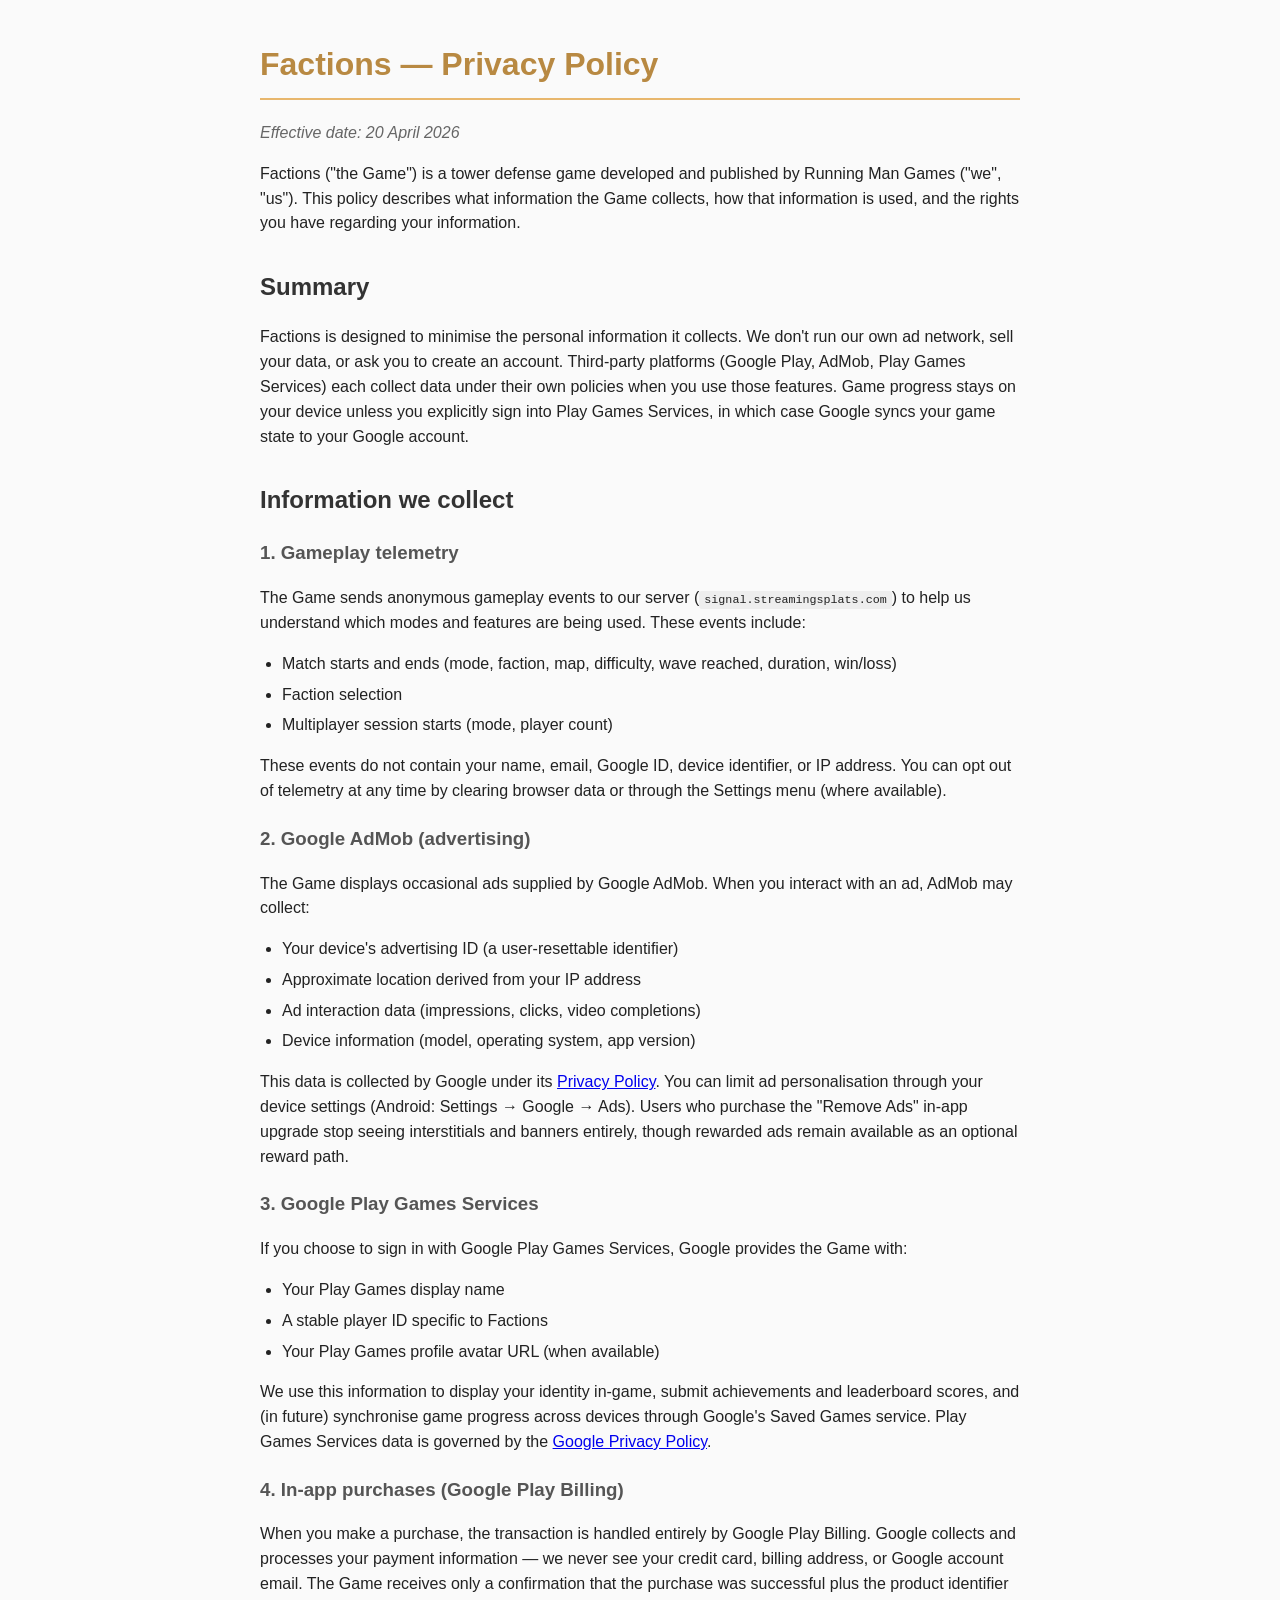
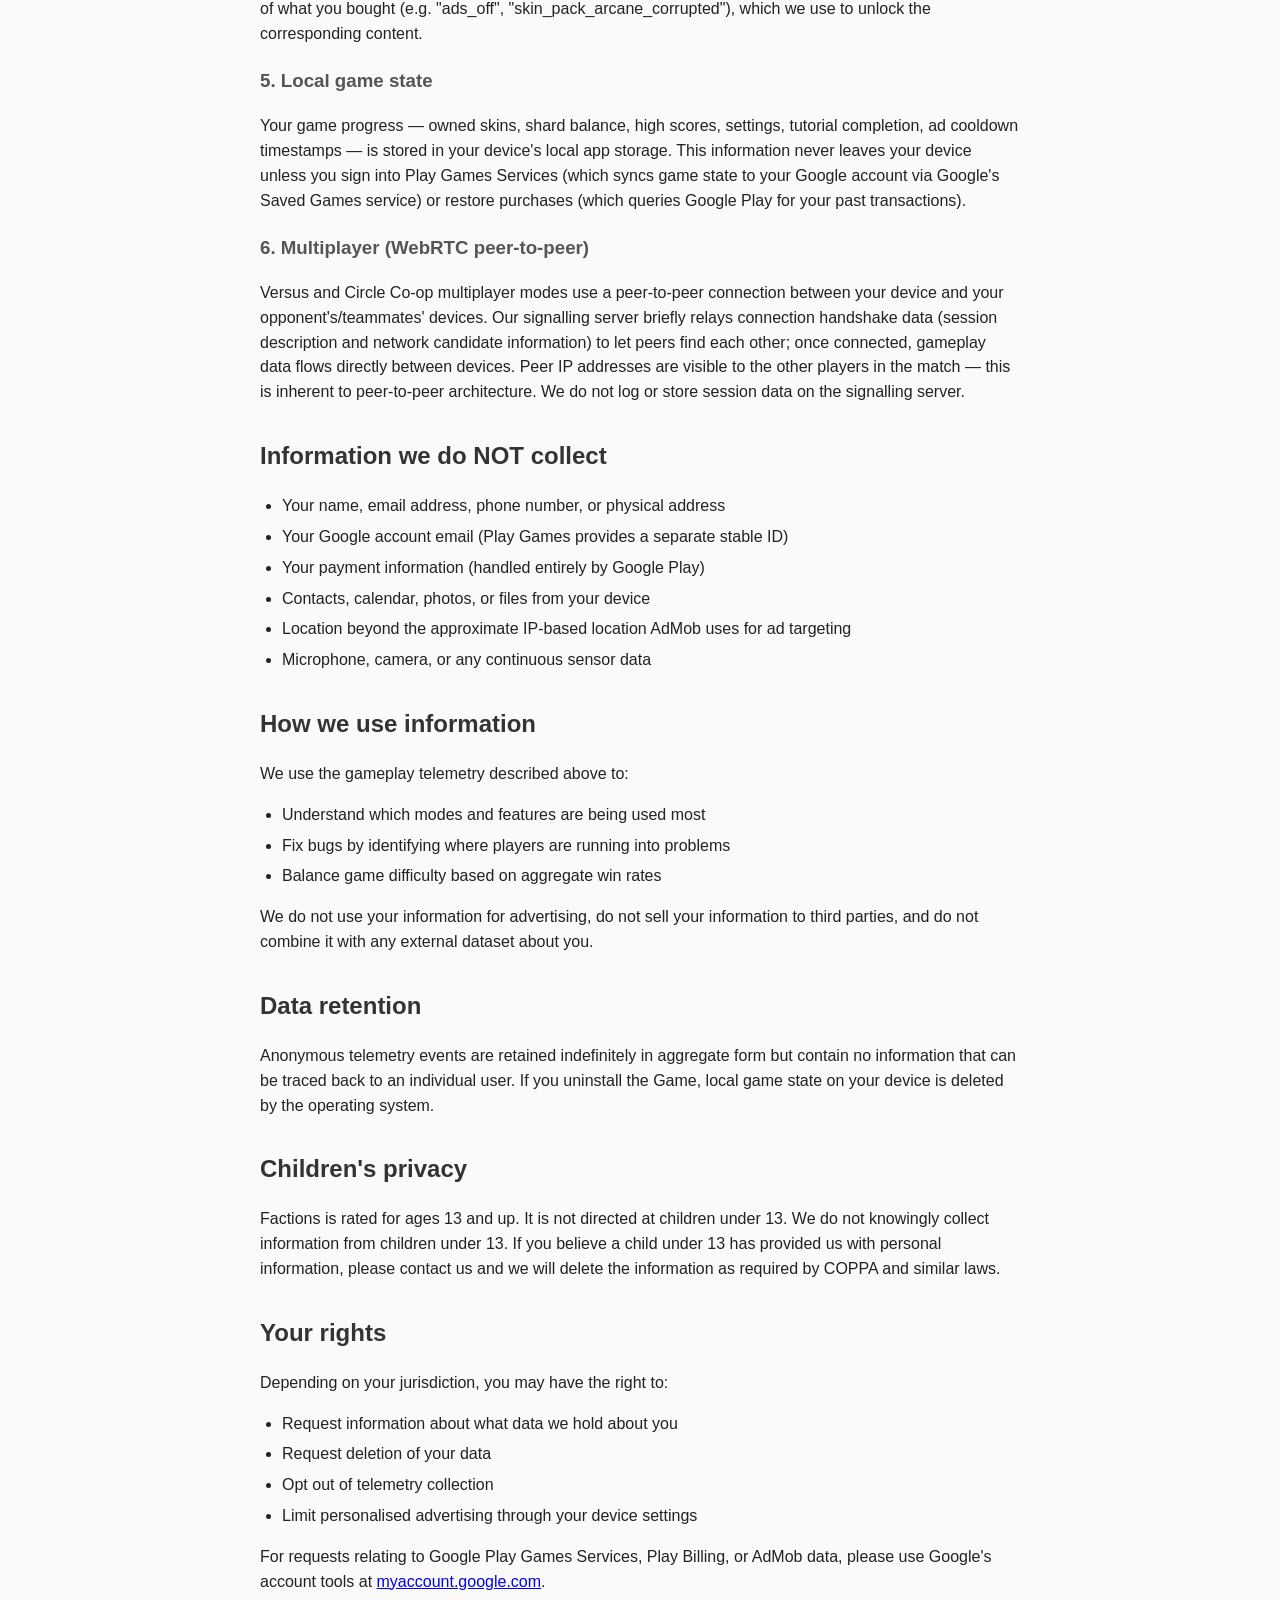
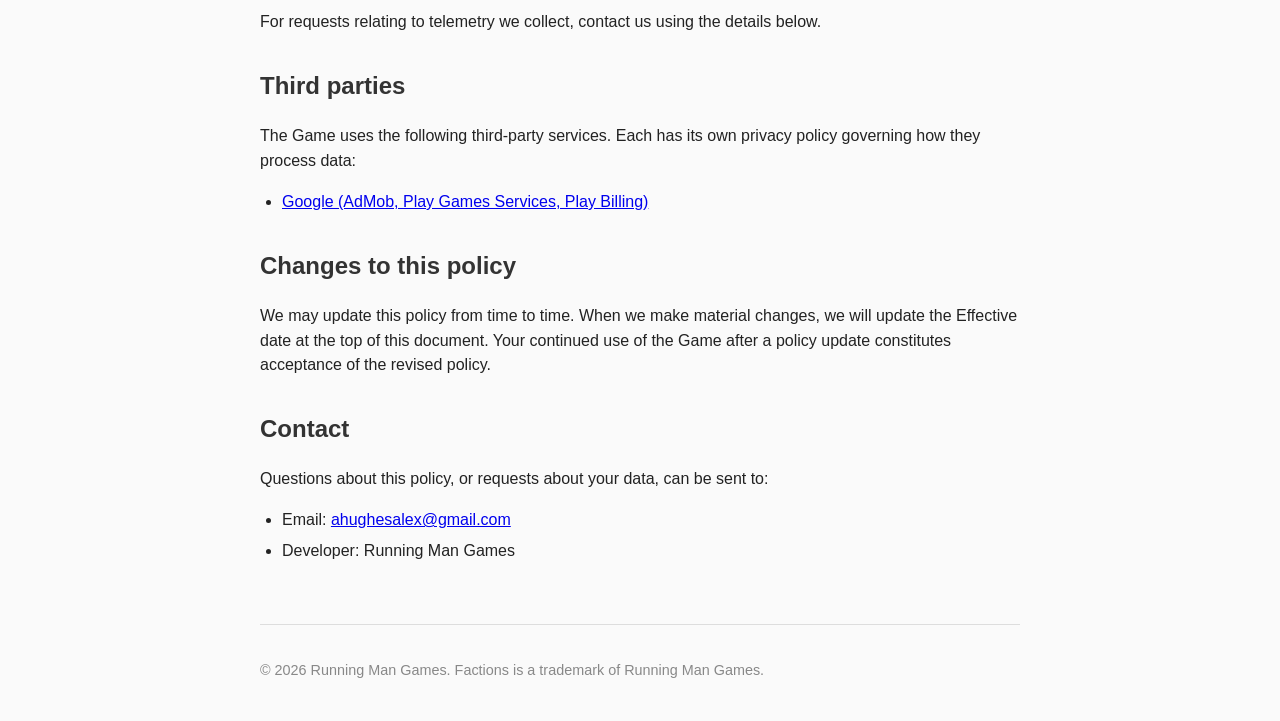
<file: privacy-policy.html>
<!DOCTYPE html>
<html lang="en">
<head>
<meta charset="UTF-8">
<meta name="viewport" content="width=device-width, initial-scale=1">
<title>Factions — Privacy Policy</title>
<style>
  body { font-family: -apple-system, BlinkMacSystemFont, 'Segoe UI', Roboto, sans-serif;
         max-width: 760px; margin: 40px auto; padding: 0 20px; line-height: 1.55;
         color: #222; background: #fafafa; }
  h1 { color: #b88942; border-bottom: 2px solid #e8b76d; padding-bottom: 8px; }
  h2 { color: #333; margin-top: 32px; }
  h3 { color: #555; margin-top: 20px; }
  code { background: #eee; padding: 2px 5px; border-radius: 3px; font-size: 0.9em; }
  ul { padding-left: 22px; }
  li { margin: 6px 0; }
  .effective { color: #666; font-style: italic; }
  footer { margin-top: 60px; padding-top: 20px; border-top: 1px solid #ddd;
           color: #888; font-size: 0.9em; }
</style>
</head>
<body>
<h1>Factions — Privacy Policy</h1>
<p class="effective">Effective date: 20 April 2026</p>

<p>Factions ("the Game") is a tower defense game developed and published by Running Man Games ("we", "us"). This policy describes what information the Game collects, how that information is used, and the rights you have regarding your information.</p>

<h2>Summary</h2>
<p>Factions is designed to minimise the personal information it collects. We don't run our own ad network, sell your data, or ask you to create an account. Third-party platforms (Google Play, AdMob, Play Games Services) each collect data under their own policies when you use those features. Game progress stays on your device unless you explicitly sign into Play Games Services, in which case Google syncs your game state to your Google account.</p>

<h2>Information we collect</h2>

<h3>1. Gameplay telemetry</h3>
<p>The Game sends anonymous gameplay events to our server (<code>signal.streamingsplats.com</code>) to help us understand which modes and features are being used. These events include:</p>
<ul>
  <li>Match starts and ends (mode, faction, map, difficulty, wave reached, duration, win/loss)</li>
  <li>Faction selection</li>
  <li>Multiplayer session starts (mode, player count)</li>
</ul>
<p>These events do not contain your name, email, Google ID, device identifier, or IP address. You can opt out of telemetry at any time by clearing browser data or through the Settings menu (where available).</p>

<h3>2. Google AdMob (advertising)</h3>
<p>The Game displays occasional ads supplied by Google AdMob. When you interact with an ad, AdMob may collect:</p>
<ul>
  <li>Your device's advertising ID (a user-resettable identifier)</li>
  <li>Approximate location derived from your IP address</li>
  <li>Ad interaction data (impressions, clicks, video completions)</li>
  <li>Device information (model, operating system, app version)</li>
</ul>
<p>This data is collected by Google under its <a href="https://policies.google.com/privacy" target="_blank" rel="noopener">Privacy Policy</a>. You can limit ad personalisation through your device settings (Android: Settings → Google → Ads). Users who purchase the "Remove Ads" in-app upgrade stop seeing interstitials and banners entirely, though rewarded ads remain available as an optional reward path.</p>

<h3>3. Google Play Games Services</h3>
<p>If you choose to sign in with Google Play Games Services, Google provides the Game with:</p>
<ul>
  <li>Your Play Games display name</li>
  <li>A stable player ID specific to Factions</li>
  <li>Your Play Games profile avatar URL (when available)</li>
</ul>
<p>We use this information to display your identity in-game, submit achievements and leaderboard scores, and (in future) synchronise game progress across devices through Google's Saved Games service. Play Games Services data is governed by the <a href="https://policies.google.com/privacy" target="_blank" rel="noopener">Google Privacy Policy</a>.</p>

<h3>4. In-app purchases (Google Play Billing)</h3>
<p>When you make a purchase, the transaction is handled entirely by Google Play Billing. Google collects and processes your payment information — we never see your credit card, billing address, or Google account email. The Game receives only a confirmation that the purchase was successful plus the product identifier of what you bought (e.g. "ads_off", "skin_pack_arcane_corrupted"), which we use to unlock the corresponding content.</p>

<h3>5. Local game state</h3>
<p>Your game progress — owned skins, shard balance, high scores, settings, tutorial completion, ad cooldown timestamps — is stored in your device's local app storage. This information never leaves your device unless you sign into Play Games Services (which syncs game state to your Google account via Google's Saved Games service) or restore purchases (which queries Google Play for your past transactions).</p>

<h3>6. Multiplayer (WebRTC peer-to-peer)</h3>
<p>Versus and Circle Co-op multiplayer modes use a peer-to-peer connection between your device and your opponent's/teammates' devices. Our signalling server briefly relays connection handshake data (session description and network candidate information) to let peers find each other; once connected, gameplay data flows directly between devices. Peer IP addresses are visible to the other players in the match — this is inherent to peer-to-peer architecture. We do not log or store session data on the signalling server.</p>

<h2>Information we do NOT collect</h2>
<ul>
  <li>Your name, email address, phone number, or physical address</li>
  <li>Your Google account email (Play Games provides a separate stable ID)</li>
  <li>Your payment information (handled entirely by Google Play)</li>
  <li>Contacts, calendar, photos, or files from your device</li>
  <li>Location beyond the approximate IP-based location AdMob uses for ad targeting</li>
  <li>Microphone, camera, or any continuous sensor data</li>
</ul>

<h2>How we use information</h2>
<p>We use the gameplay telemetry described above to:</p>
<ul>
  <li>Understand which modes and features are being used most</li>
  <li>Fix bugs by identifying where players are running into problems</li>
  <li>Balance game difficulty based on aggregate win rates</li>
</ul>
<p>We do not use your information for advertising, do not sell your information to third parties, and do not combine it with any external dataset about you.</p>

<h2>Data retention</h2>
<p>Anonymous telemetry events are retained indefinitely in aggregate form but contain no information that can be traced back to an individual user. If you uninstall the Game, local game state on your device is deleted by the operating system.</p>

<h2>Children's privacy</h2>
<p>Factions is rated for ages 13 and up. It is not directed at children under 13. We do not knowingly collect information from children under 13. If you believe a child under 13 has provided us with personal information, please contact us and we will delete the information as required by COPPA and similar laws.</p>

<h2>Your rights</h2>
<p>Depending on your jurisdiction, you may have the right to:</p>
<ul>
  <li>Request information about what data we hold about you</li>
  <li>Request deletion of your data</li>
  <li>Opt out of telemetry collection</li>
  <li>Limit personalised advertising through your device settings</li>
</ul>
<p>For requests relating to Google Play Games Services, Play Billing, or AdMob data, please use Google's account tools at <a href="https://myaccount.google.com" target="_blank" rel="noopener">myaccount.google.com</a>.</p>
<p>For requests relating to telemetry we collect, contact us using the details below.</p>

<h2>Third parties</h2>
<p>The Game uses the following third-party services. Each has its own privacy policy governing how they process data:</p>
<ul>
  <li><a href="https://policies.google.com/privacy" target="_blank" rel="noopener">Google (AdMob, Play Games Services, Play Billing)</a></li>
</ul>

<h2>Changes to this policy</h2>
<p>We may update this policy from time to time. When we make material changes, we will update the Effective date at the top of this document. Your continued use of the Game after a policy update constitutes acceptance of the revised policy.</p>

<h2>Contact</h2>
<p>Questions about this policy, or requests about your data, can be sent to:</p>
<ul>
  <li>Email: <a href="mailto:ahughesalex@gmail.com">ahughesalex@gmail.com</a></li>
  <li>Developer: Running Man Games</li>
</ul>

<footer>
  <p>© 2026 Running Man Games. Factions is a trademark of Running Man Games.</p>
</footer>
</body>
</html>
</file>
